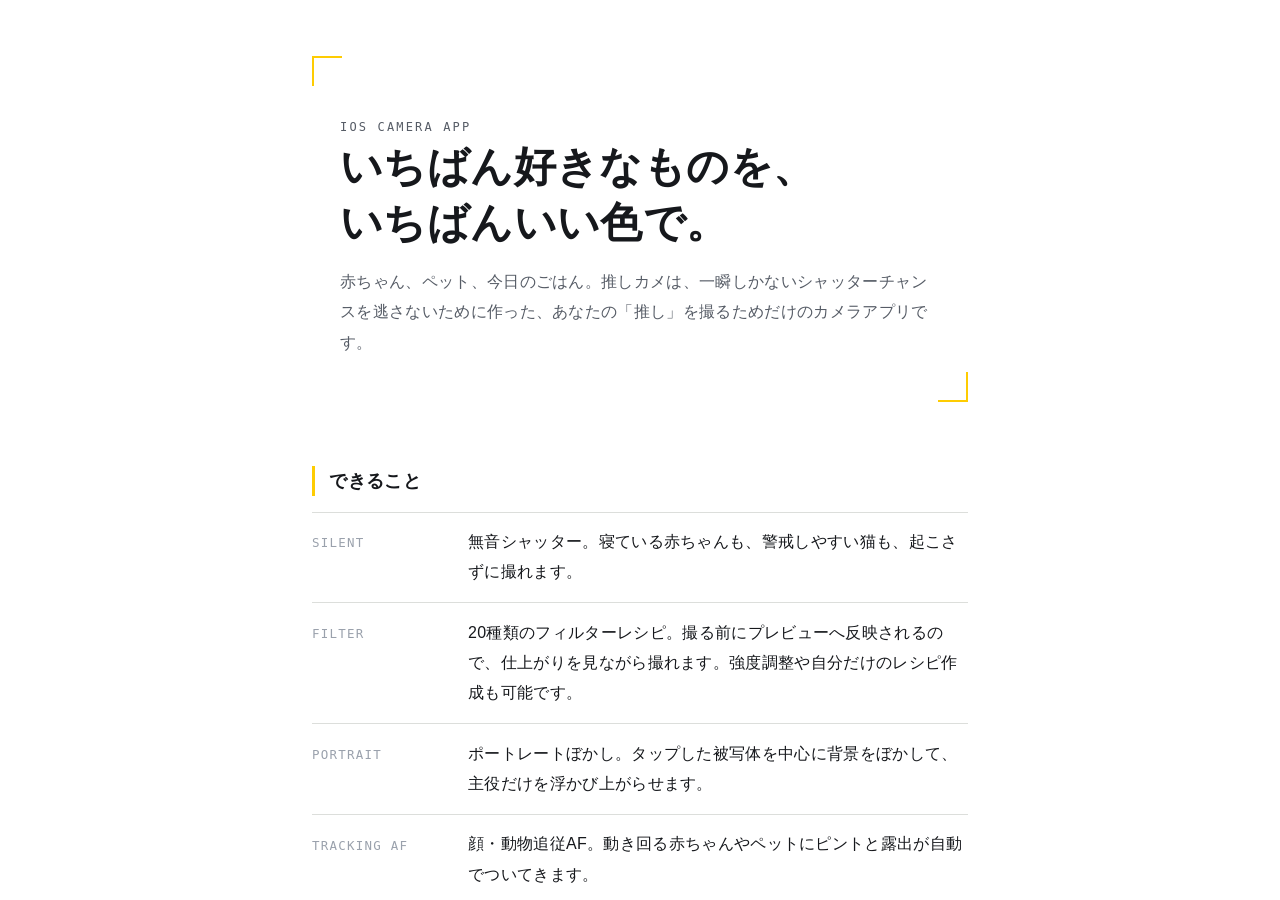
<file: index.html>
<!DOCTYPE html>
<html lang="ja">
<head>
<meta charset="utf-8">
<meta http-equiv="refresh" content="0; url=oshikamera/">
<link rel="canonical" href="oshikamera/">
<title>推しカメ</title>
</head>
<body>
<p><a href="oshikamera/">推しカメのページへ</a></p>
</body>
</html>
</file>
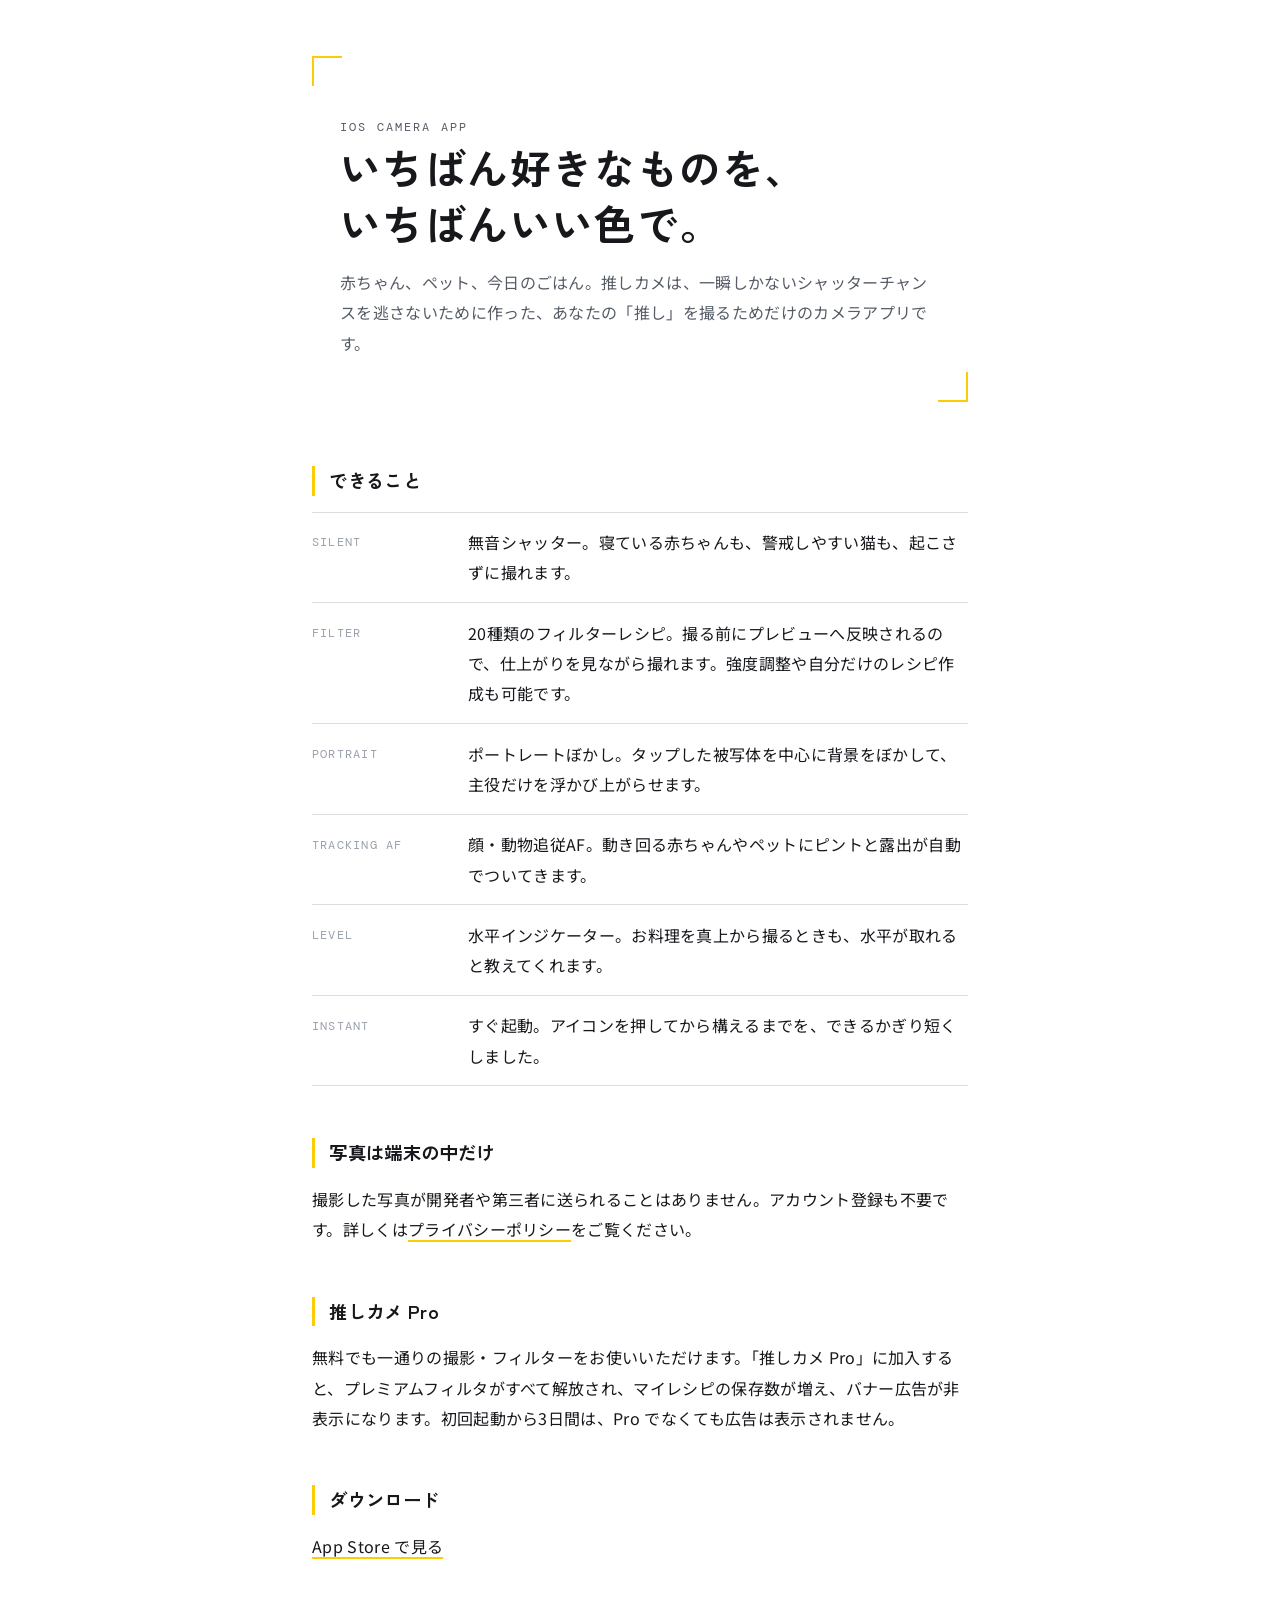
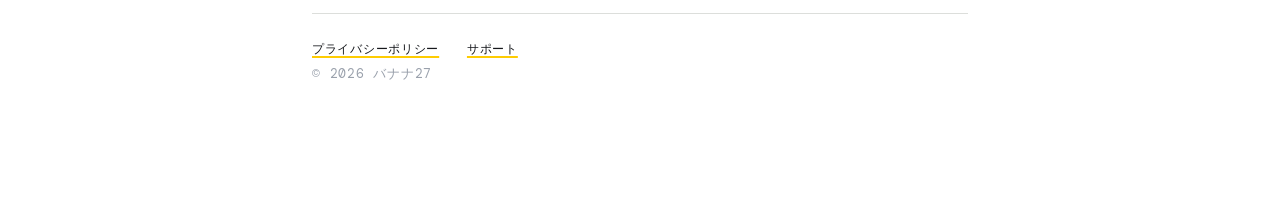
<file: oshikamera/index.html>
<!DOCTYPE html>
<html lang="ja">
<head>
<meta charset="utf-8">
<meta name="viewport" content="width=device-width, initial-scale=1">
<title>推しカメ｜いちばん好きなものを、いちばんいい色で。</title>
<meta name="description" content="赤ちゃん・ペット・料理のための iPhone カメラアプリ。無音シャッター、20種類のフィルターレシピ、ポートレートぼかし、顔・動物追従AF。一瞬しかないシャッターチャンスのために作りました。">
<link rel="stylesheet" href="style.css">
</head>
<body>
<div class="wrap">

  <header class="finder">
    <p class="eyebrow">iOS Camera App</p>
    <h1>いちばん好きなものを、<br>いちばんいい色で。</h1>
    <p>赤ちゃん、ペット、今日のごはん。推しカメは、一瞬しかないシャッターチャンスを逃さないために作った、あなたの「推し」を撮るためだけのカメラアプリです。</p>
  </header>

  <section>
    <h2>できること</h2>
    <ul class="specs">
      <li><span class="label">Silent</span><span>無音シャッター。寝ている赤ちゃんも、警戒しやすい猫も、起こさずに撮れます。</span></li>
      <li><span class="label">Filter</span><span>20種類のフィルターレシピ。撮る前にプレビューへ反映されるので、仕上がりを見ながら撮れます。強度調整や自分だけのレシピ作成も可能です。</span></li>
      <li><span class="label">Portrait</span><span>ポートレートぼかし。タップした被写体を中心に背景をぼかして、主役だけを浮かび上がらせます。</span></li>
      <li><span class="label">Tracking AF</span><span>顔・動物追従AF。動き回る赤ちゃんやペットにピントと露出が自動でついてきます。</span></li>
      <li><span class="label">Level</span><span>水平インジケーター。お料理を真上から撮るときも、水平が取れると教えてくれます。</span></li>
      <li><span class="label">Instant</span><span>すぐ起動。アイコンを押してから構えるまでを、できるかぎり短くしました。</span></li>
    </ul>
  </section>

  <section>
    <h2>写真は端末の中だけ</h2>
    <p>撮影した写真が開発者や第三者に送られることはありません。アカウント登録も不要です。詳しくは<a href="privacy.html">プライバシーポリシー</a>をご覧ください。</p>
  </section>

  <section>
    <h2>推しカメ Pro</h2>
    <p>無料でも一通りの撮影・フィルターをお使いいただけます。「推しカメ Pro」に加入すると、プレミアムフィルタがすべて解放され、マイレシピの保存数が増え、バナー広告が非表示になります。初回起動から3日間は、Pro でなくても広告は表示されません。</p>
  </section>

  <section>
    <h2>ダウンロード</h2>
    <p><a href="【App Store の URL を記入】">App Store で見る</a></p>
  </section>

  <footer>
    <a href="privacy.html">プライバシーポリシー</a>
    <a href="support.html">サポート</a>
    <p class="meta"><span>© 2026 バナナ27</span></p>
  </footer>

</div>
</body>
</html>
</file>
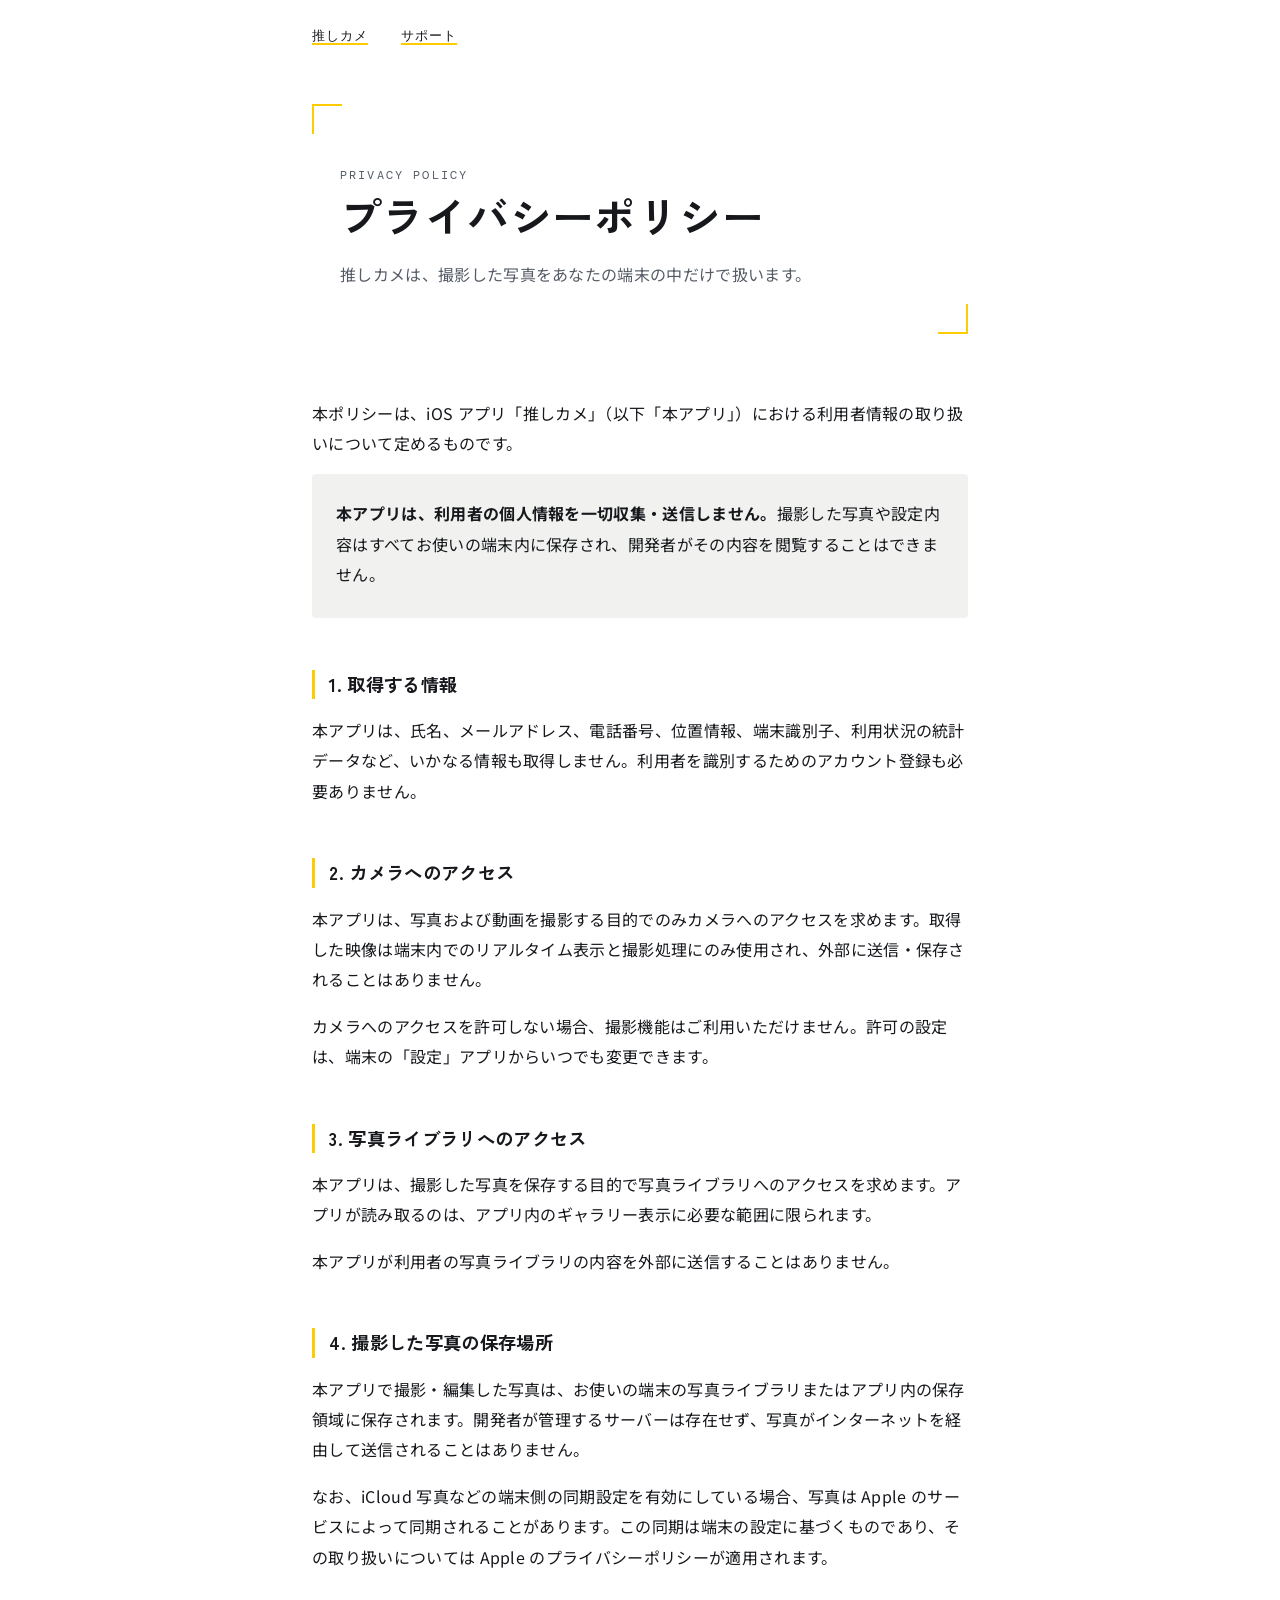
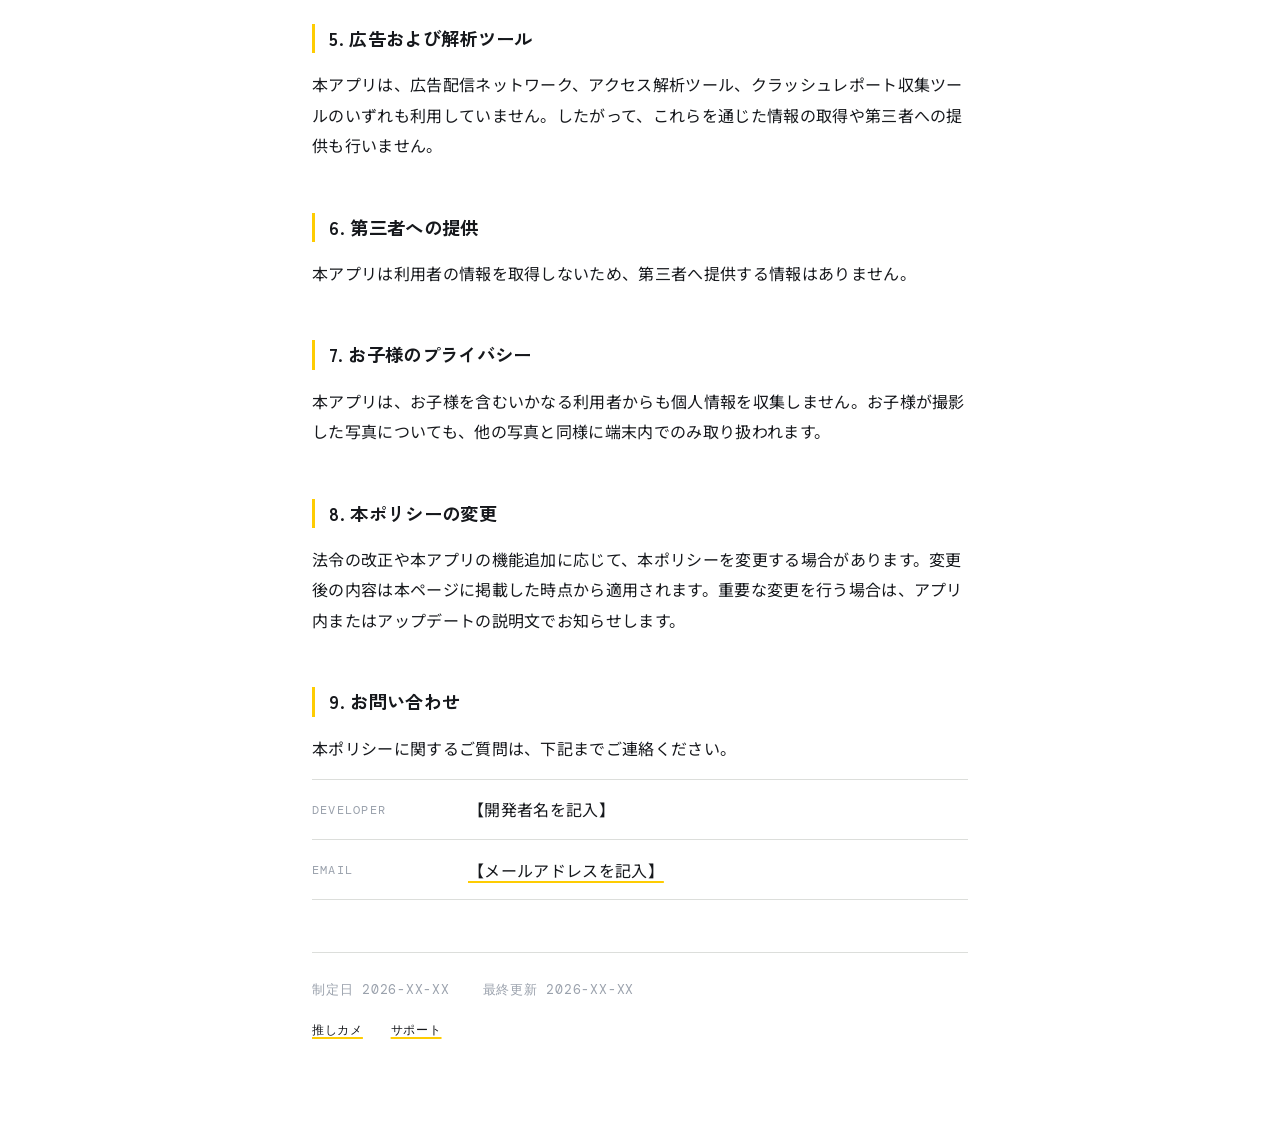
<file: privacy.html>
<!DOCTYPE html>
<html lang="ja">
<head>
<meta charset="utf-8">
<meta name="viewport" content="width=device-width, initial-scale=1">
<title>プライバシーポリシー｜推しカメ</title>
<meta name="description" content="推しカメのプライバシーポリシー。撮影した写真はすべて端末内に保存され、開発者を含む第三者に送信されることはありません。">
<link rel="stylesheet" href="style.css">
</head>
<body>
<div class="wrap">

  <nav class="nav">
    <a href="index.html">推しカメ</a>
    <a href="support.html">サポート</a>
  </nav>

  <header class="finder">
    <p class="eyebrow">Privacy Policy</p>
    <h1>プライバシーポリシー</h1>
    <p>推しカメは、撮影した写真をあなたの端末の中だけで扱います。</p>
  </header>

  <section>
    <p>本ポリシーは、iOS アプリ「推しカメ」（以下「本アプリ」）における利用者情報の取り扱いについて定めるものです。</p>
    <div class="panel">
      <p><strong>本アプリは、利用者の個人情報を一切収集・送信しません。</strong>撮影した写真や設定内容はすべてお使いの端末内に保存され、開発者がその内容を閲覧することはできません。</p>
    </div>
  </section>

  <section>
    <h2>1. 取得する情報</h2>
    <p>本アプリは、氏名、メールアドレス、電話番号、位置情報、端末識別子、利用状況の統計データなど、いかなる情報も取得しません。利用者を識別するためのアカウント登録も必要ありません。</p>
  </section>

  <section>
    <h2>2. カメラへのアクセス</h2>
    <p>本アプリは、写真および動画を撮影する目的でのみカメラへのアクセスを求めます。取得した映像は端末内でのリアルタイム表示と撮影処理にのみ使用され、外部に送信・保存されることはありません。</p>
    <p>カメラへのアクセスを許可しない場合、撮影機能はご利用いただけません。許可の設定は、端末の「設定」アプリからいつでも変更できます。</p>
  </section>

  <section>
    <h2>3. 写真ライブラリへのアクセス</h2>
    <p>本アプリは、撮影した写真を保存する目的で写真ライブラリへのアクセスを求めます。アプリが読み取るのは、アプリ内のギャラリー表示に必要な範囲に限られます。</p>
    <p>本アプリが利用者の写真ライブラリの内容を外部に送信することはありません。</p>
  </section>

  <section>
    <h2>4. 撮影した写真の保存場所</h2>
    <p>本アプリで撮影・編集した写真は、お使いの端末の写真ライブラリまたはアプリ内の保存領域に保存されます。開発者が管理するサーバーは存在せず、写真がインターネットを経由して送信されることはありません。</p>
    <p>なお、iCloud 写真などの端末側の同期設定を有効にしている場合、写真は Apple のサービスによって同期されることがあります。この同期は端末の設定に基づくものであり、その取り扱いについては Apple のプライバシーポリシーが適用されます。</p>
  </section>

  <section>
    <h2>5. 広告および解析ツール</h2>
    <p>本アプリは、広告配信ネットワーク、アクセス解析ツール、クラッシュレポート収集ツールのいずれも利用していません。したがって、これらを通じた情報の取得や第三者への提供も行いません。</p>
  </section>

  <section>
    <h2>6. 第三者への提供</h2>
    <p>本アプリは利用者の情報を取得しないため、第三者へ提供する情報はありません。</p>
  </section>

  <section>
    <h2>7. お子様のプライバシー</h2>
    <p>本アプリは、お子様を含むいかなる利用者からも個人情報を収集しません。お子様が撮影した写真についても、他の写真と同様に端末内でのみ取り扱われます。</p>
  </section>

  <section>
    <h2>8. 本ポリシーの変更</h2>
    <p>法令の改正や本アプリの機能追加に応じて、本ポリシーを変更する場合があります。変更後の内容は本ページに掲載した時点から適用されます。重要な変更を行う場合は、アプリ内またはアップデートの説明文でお知らせします。</p>
  </section>

  <section>
    <h2>9. お問い合わせ</h2>
    <p>本ポリシーに関するご質問は、下記までご連絡ください。</p>
    <ul class="specs">
      <li><span class="label">Developer</span><span>【開発者名を記入】</span></li>
      <li><span class="label">Email</span><span><a href="mailto:【メールアドレスを記入】">【メールアドレスを記入】</a></span></li>
    </ul>
  </section>

  <footer>
    <p class="meta">
      <span>制定日 2026-XX-XX</span>
      <span>最終更新 2026-XX-XX</span>
    </p>
    <a href="index.html">推しカメ</a>
    <a href="support.html">サポート</a>
  </footer>

</div>
</body>
</html>
</file>
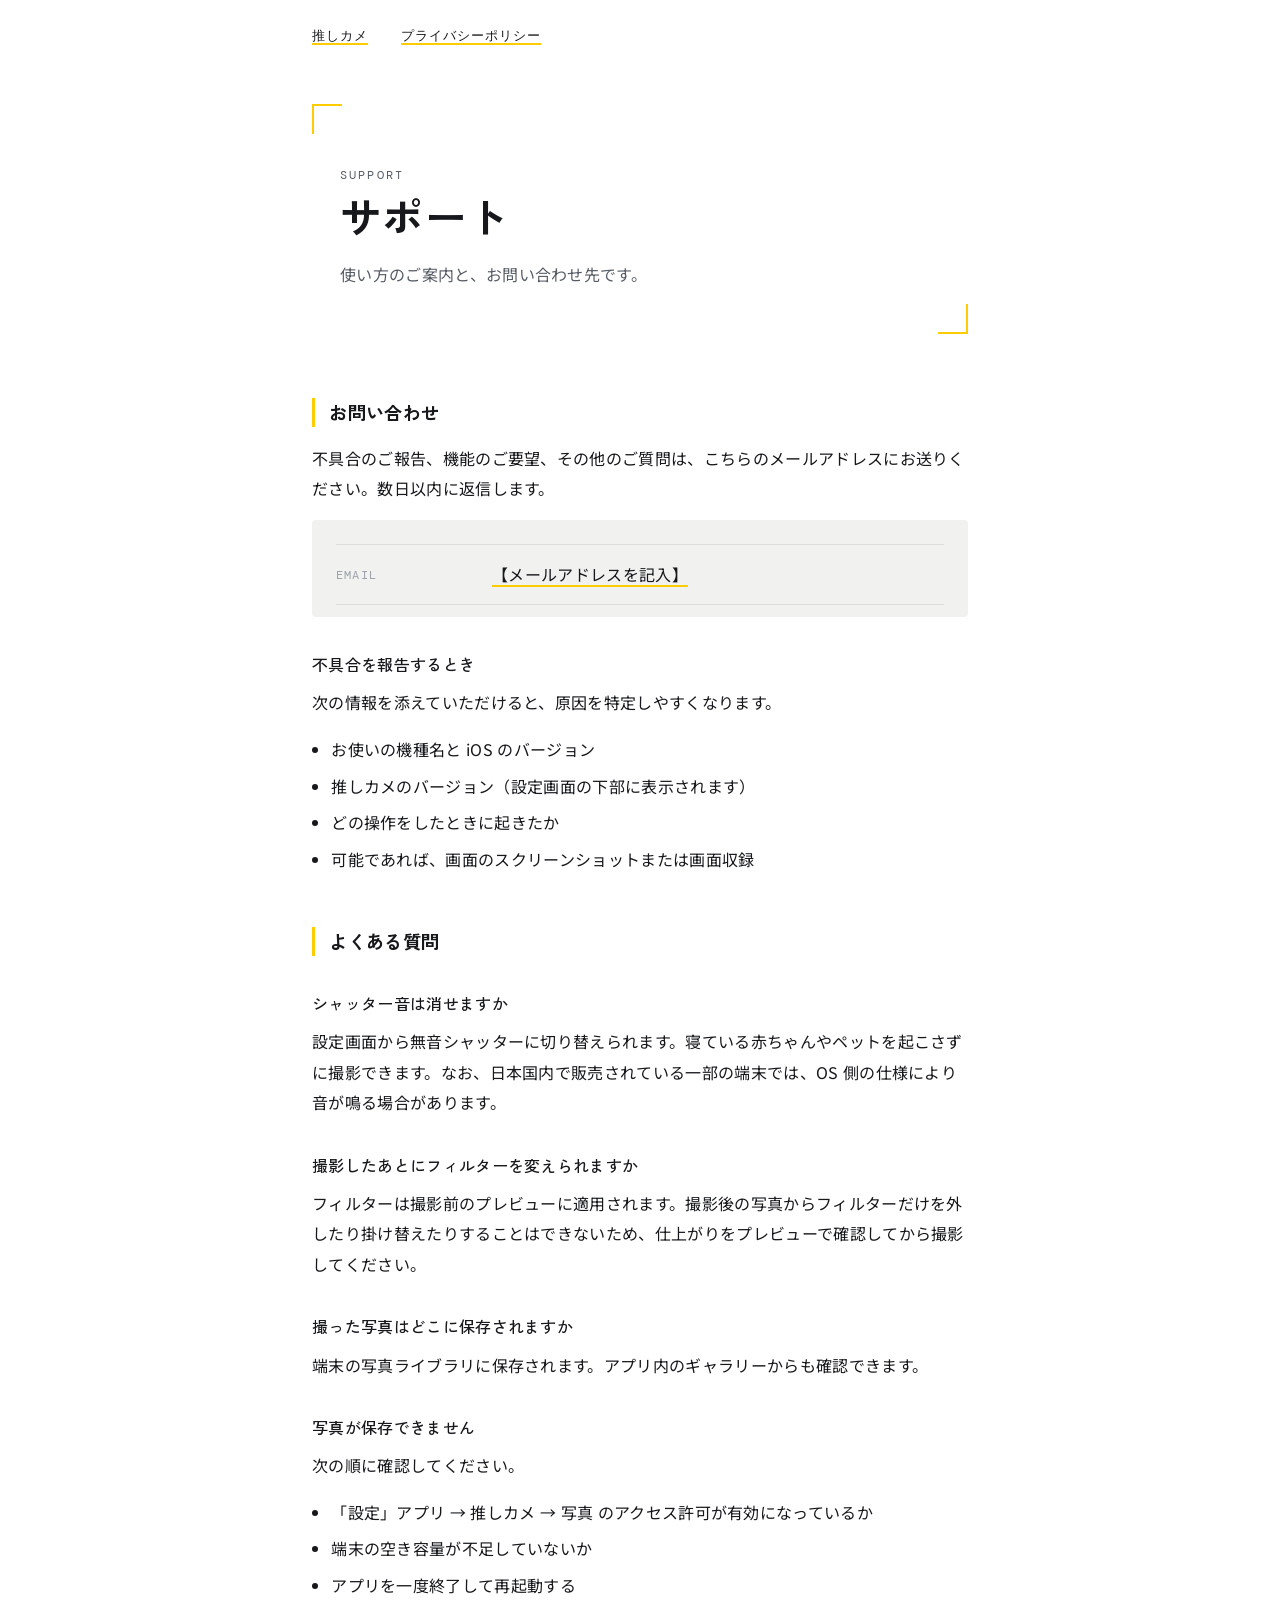
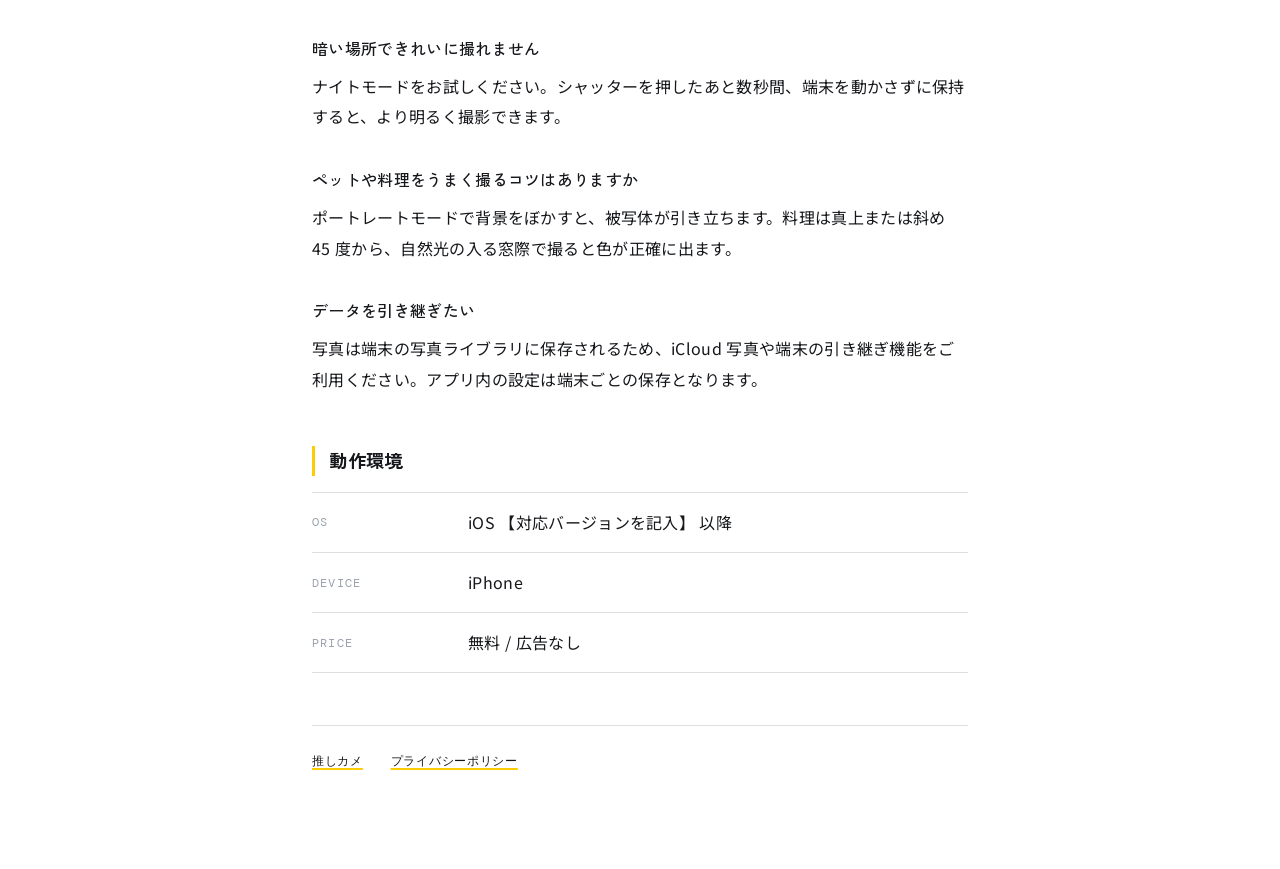
<file: support.html>
<!DOCTYPE html>
<html lang="ja">
<head>
<meta charset="utf-8">
<meta name="viewport" content="width=device-width, initial-scale=1">
<title>サポート｜推しカメ</title>
<meta name="description" content="推しカメの使い方、よくある質問、お問い合わせ先。">
<link rel="stylesheet" href="style.css">
</head>
<body>
<div class="wrap">

  <nav class="nav">
    <a href="index.html">推しカメ</a>
    <a href="privacy.html">プライバシーポリシー</a>
  </nav>

  <header class="finder">
    <p class="eyebrow">Support</p>
    <h1>サポート</h1>
    <p>使い方のご案内と、お問い合わせ先です。</p>
  </header>

  <section>
    <h2>お問い合わせ</h2>
    <p>不具合のご報告、機能のご要望、その他のご質問は、こちらのメールアドレスにお送りください。数日以内に返信します。</p>
    <div class="panel">
      <ul class="specs">
        <li><span class="label">Email</span><span><a href="mailto:【メールアドレスを記入】">【メールアドレスを記入】</a></span></li>
      </ul>
    </div>
    <h3>不具合を報告するとき</h3>
    <p>次の情報を添えていただけると、原因を特定しやすくなります。</p>
    <ul>
      <li>お使いの機種名と iOS のバージョン</li>
      <li>推しカメのバージョン（設定画面の下部に表示されます）</li>
      <li>どの操作をしたときに起きたか</li>
      <li>可能であれば、画面のスクリーンショットまたは画面収録</li>
    </ul>
  </section>

  <section>
    <h2>よくある質問</h2>

    <h3>シャッター音は消せますか</h3>
    <p>設定画面から無音シャッターに切り替えられます。寝ている赤ちゃんやペットを起こさずに撮影できます。なお、日本国内で販売されている一部の端末では、OS 側の仕様により音が鳴る場合があります。</p>

    <h3>撮影したあとにフィルターを変えられますか</h3>
    <p>フィルターは撮影前のプレビューに適用されます。撮影後の写真からフィルターだけを外したり掛け替えたりすることはできないため、仕上がりをプレビューで確認してから撮影してください。</p>

    <h3>撮った写真はどこに保存されますか</h3>
    <p>端末の写真ライブラリに保存されます。アプリ内のギャラリーからも確認できます。</p>

    <h3>写真が保存できません</h3>
    <p>次の順に確認してください。</p>
    <ul>
      <li>「設定」アプリ → 推しカメ → 写真 のアクセス許可が有効になっているか</li>
      <li>端末の空き容量が不足していないか</li>
      <li>アプリを一度終了して再起動する</li>
    </ul>

    <h3>暗い場所できれいに撮れません</h3>
    <p>ナイトモードをお試しください。シャッターを押したあと数秒間、端末を動かさずに保持すると、より明るく撮影できます。</p>

    <h3>ペットや料理をうまく撮るコツはありますか</h3>
    <p>ポートレートモードで背景をぼかすと、被写体が引き立ちます。料理は真上または斜め 45 度から、自然光の入る窓際で撮ると色が正確に出ます。</p>

    <h3>データを引き継ぎたい</h3>
    <p>写真は端末の写真ライブラリに保存されるため、iCloud 写真や端末の引き継ぎ機能をご利用ください。アプリ内の設定は端末ごとの保存となります。</p>
  </section>

  <section>
    <h2>動作環境</h2>
    <ul class="specs">
      <li><span class="label">OS</span><span>iOS 【対応バージョンを記入】 以降</span></li>
      <li><span class="label">Device</span><span>iPhone</span></li>
      <li><span class="label">Price</span><span>無料 / 広告なし</span></li>
    </ul>
  </section>

  <footer>
    <a href="index.html">推しカメ</a>
    <a href="privacy.html">プライバシーポリシー</a>
  </footer>

</div>
</body>
</html>
</file>
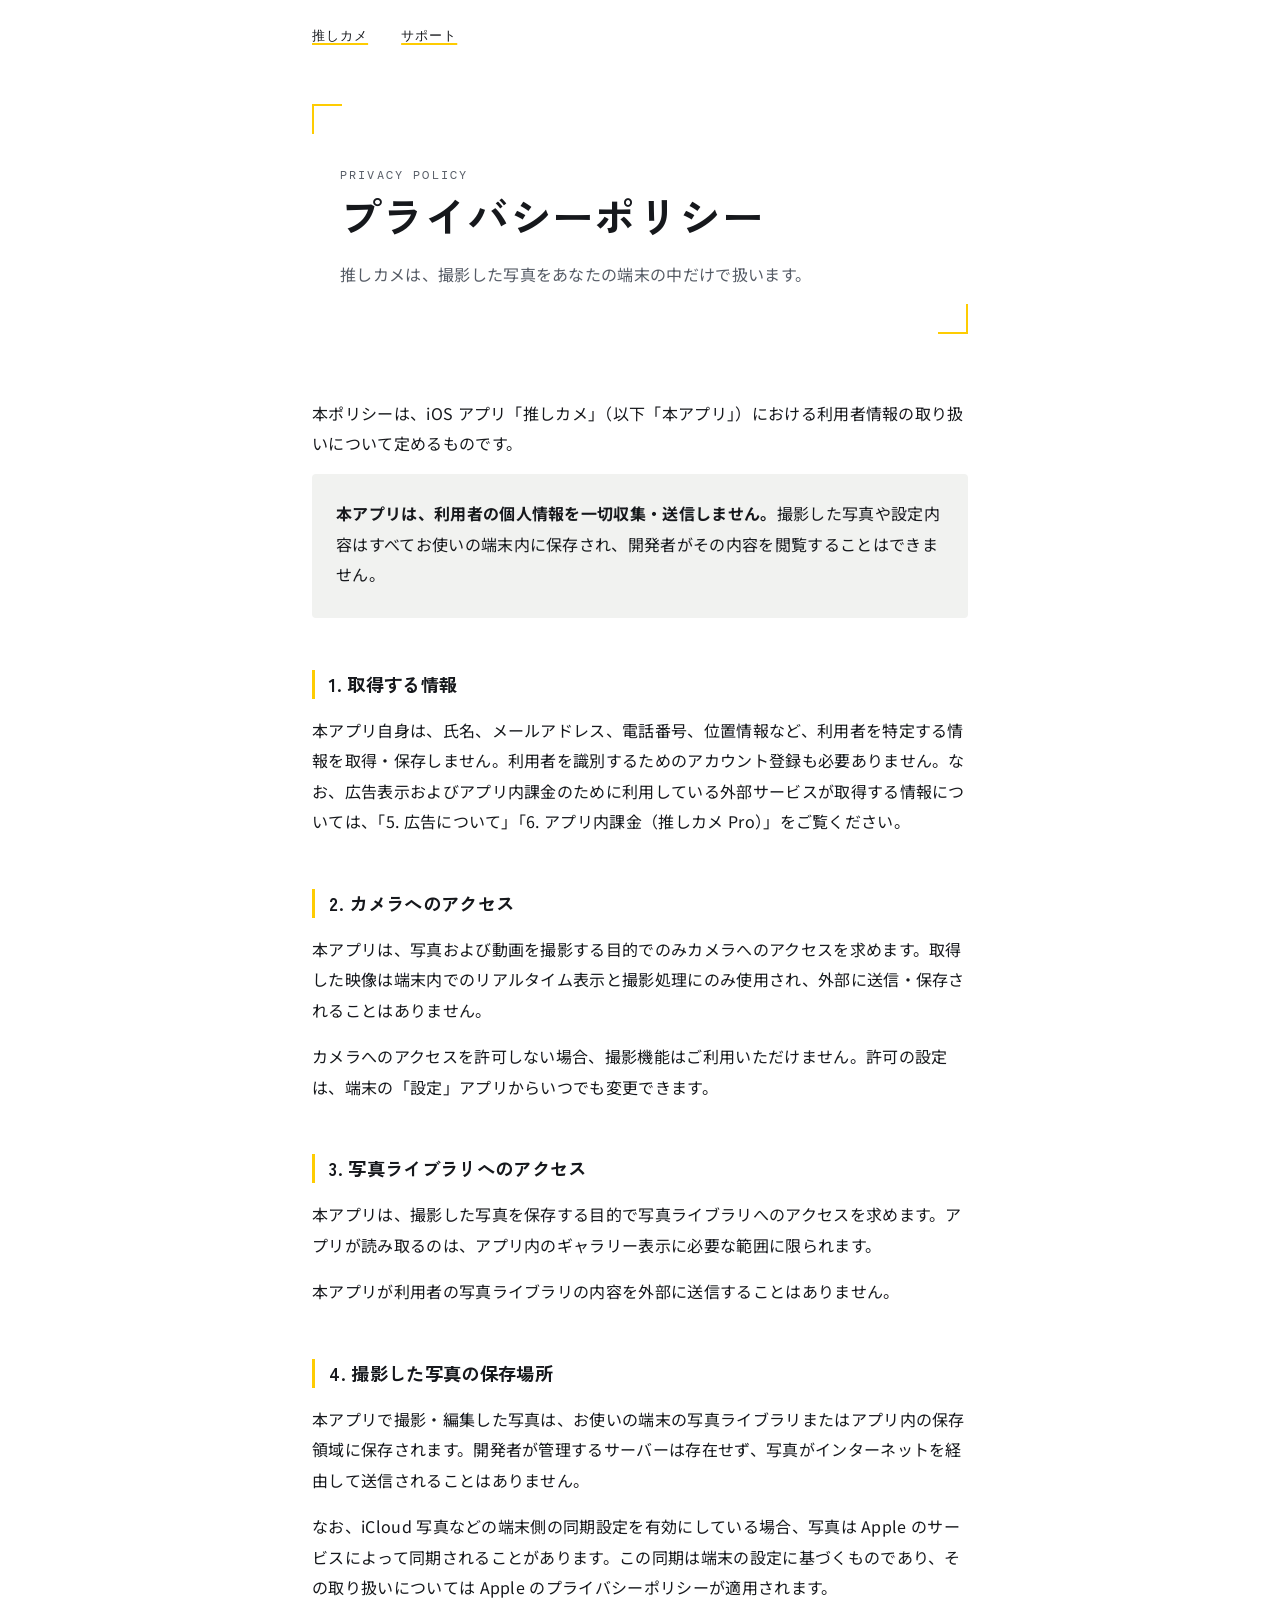
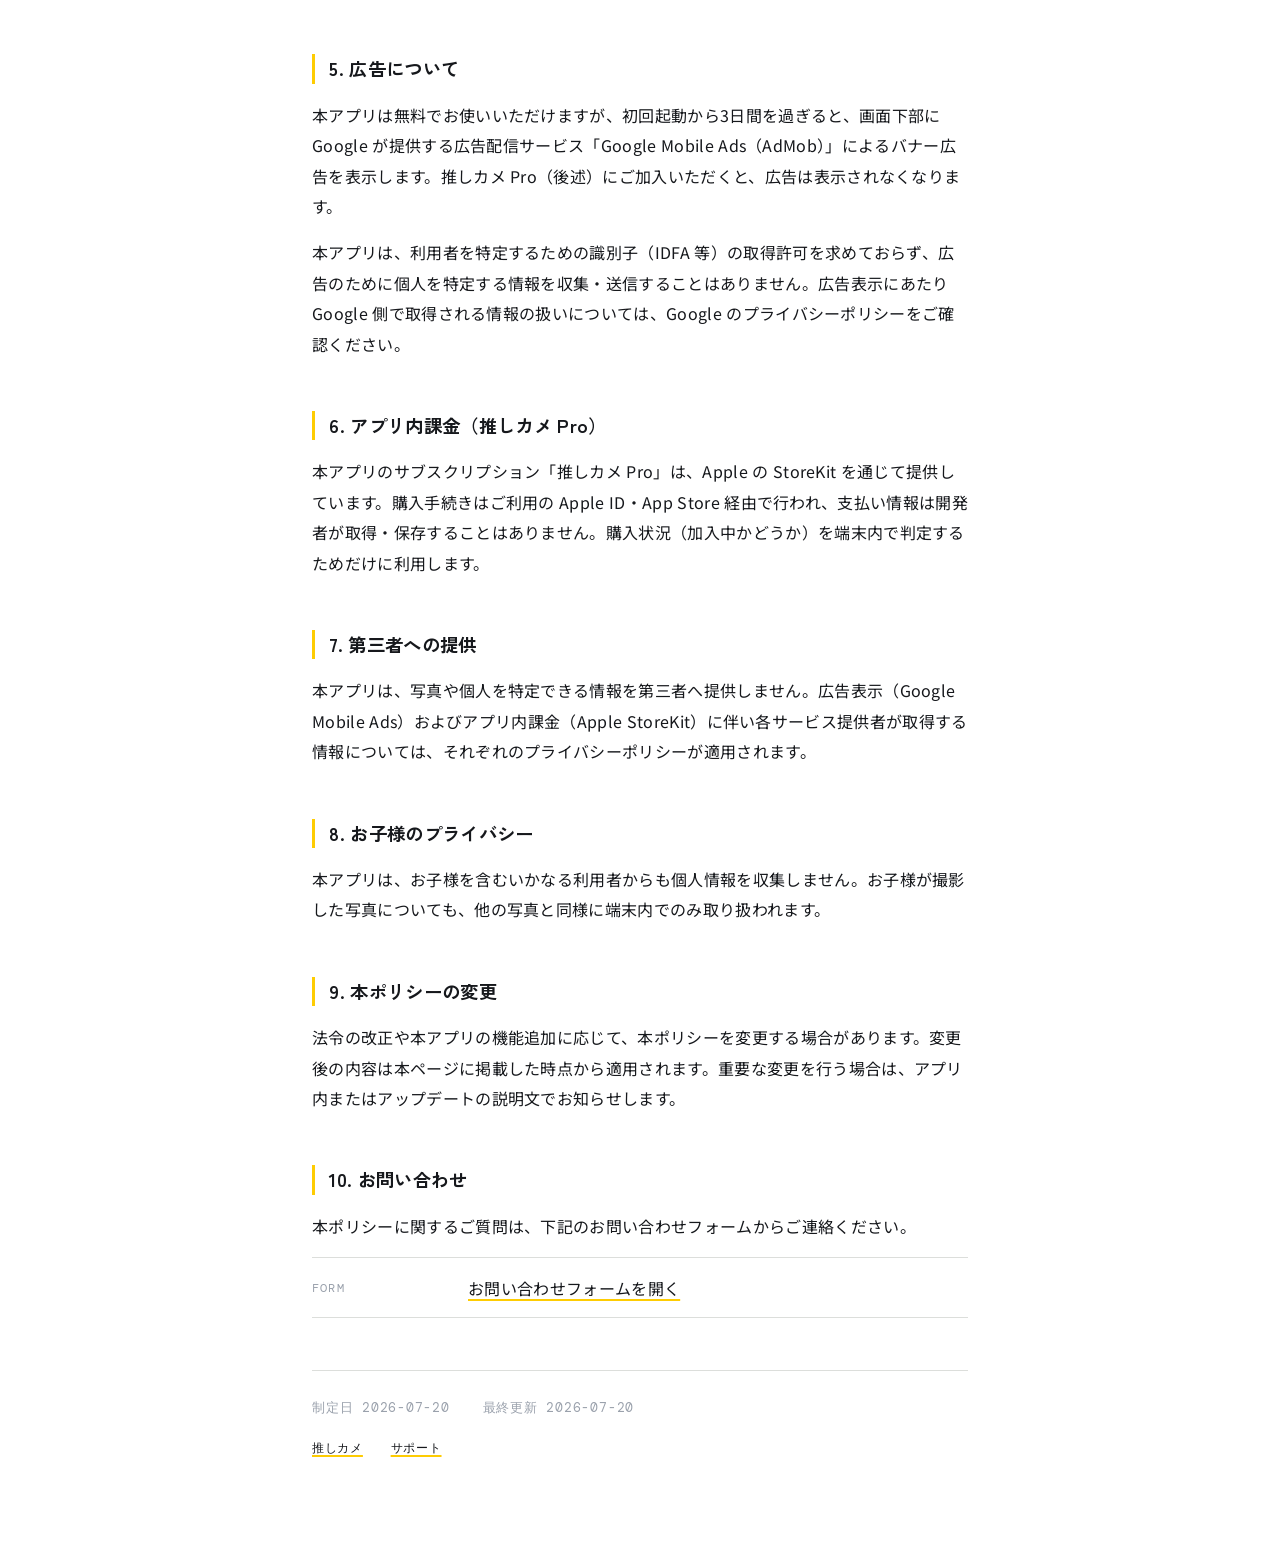
<file: oshikamera/privacy.html>
<!DOCTYPE html>
<html lang="ja">
<head>
<meta charset="utf-8">
<meta name="viewport" content="width=device-width, initial-scale=1">
<title>プライバシーポリシー｜推しカメ</title>
<meta name="description" content="推しカメのプライバシーポリシー。撮影した写真はすべて端末内に保存され、開発者を含む第三者に送信されることはありません。広告表示とアプリ内課金の取り扱いについてもご案内します。">
<link rel="stylesheet" href="style.css">
</head>
<body>
<div class="wrap">

  <nav class="nav">
    <a href="index.html">推しカメ</a>
    <a href="support.html">サポート</a>
  </nav>

  <header class="finder">
    <p class="eyebrow">Privacy Policy</p>
    <h1>プライバシーポリシー</h1>
    <p>推しカメは、撮影した写真をあなたの端末の中だけで扱います。</p>
  </header>

  <section>
    <p>本ポリシーは、iOS アプリ「推しカメ」（以下「本アプリ」）における利用者情報の取り扱いについて定めるものです。</p>
    <div class="panel">
      <p><strong>本アプリは、利用者の個人情報を一切収集・送信しません。</strong>撮影した写真や設定内容はすべてお使いの端末内に保存され、開発者がその内容を閲覧することはできません。</p>
    </div>
  </section>

  <section>
    <h2>1. 取得する情報</h2>
    <p>本アプリ自身は、氏名、メールアドレス、電話番号、位置情報など、利用者を特定する情報を取得・保存しません。利用者を識別するためのアカウント登録も必要ありません。なお、広告表示およびアプリ内課金のために利用している外部サービスが取得する情報については、「5. 広告について」「6. アプリ内課金（推しカメ Pro）」をご覧ください。</p>
  </section>

  <section>
    <h2>2. カメラへのアクセス</h2>
    <p>本アプリは、写真および動画を撮影する目的でのみカメラへのアクセスを求めます。取得した映像は端末内でのリアルタイム表示と撮影処理にのみ使用され、外部に送信・保存されることはありません。</p>
    <p>カメラへのアクセスを許可しない場合、撮影機能はご利用いただけません。許可の設定は、端末の「設定」アプリからいつでも変更できます。</p>
  </section>

  <section>
    <h2>3. 写真ライブラリへのアクセス</h2>
    <p>本アプリは、撮影した写真を保存する目的で写真ライブラリへのアクセスを求めます。アプリが読み取るのは、アプリ内のギャラリー表示に必要な範囲に限られます。</p>
    <p>本アプリが利用者の写真ライブラリの内容を外部に送信することはありません。</p>
  </section>

  <section>
    <h2>4. 撮影した写真の保存場所</h2>
    <p>本アプリで撮影・編集した写真は、お使いの端末の写真ライブラリまたはアプリ内の保存領域に保存されます。開発者が管理するサーバーは存在せず、写真がインターネットを経由して送信されることはありません。</p>
    <p>なお、iCloud 写真などの端末側の同期設定を有効にしている場合、写真は Apple のサービスによって同期されることがあります。この同期は端末の設定に基づくものであり、その取り扱いについては Apple のプライバシーポリシーが適用されます。</p>
  </section>

  <section>
    <h2>5. 広告について</h2>
    <p>本アプリは無料でお使いいただけますが、初回起動から3日間を過ぎると、画面下部に Google が提供する広告配信サービス「Google Mobile Ads（AdMob）」によるバナー広告を表示します。推しカメ Pro（後述）にご加入いただくと、広告は表示されなくなります。</p>
    <p>本アプリは、利用者を特定するための識別子（IDFA 等）の取得許可を求めておらず、広告のために個人を特定する情報を収集・送信することはありません。広告表示にあたり Google 側で取得される情報の扱いについては、Google のプライバシーポリシーをご確認ください。</p>
  </section>

  <section>
    <h2>6. アプリ内課金（推しカメ Pro）</h2>
    <p>本アプリのサブスクリプション「推しカメ Pro」は、Apple の StoreKit を通じて提供しています。購入手続きはご利用の Apple ID・App Store 経由で行われ、支払い情報は開発者が取得・保存することはありません。購入状況（加入中かどうか）を端末内で判定するためだけに利用します。</p>
  </section>

  <section>
    <h2>7. 第三者への提供</h2>
    <p>本アプリは、写真や個人を特定できる情報を第三者へ提供しません。広告表示（Google Mobile Ads）およびアプリ内課金（Apple StoreKit）に伴い各サービス提供者が取得する情報については、それぞれのプライバシーポリシーが適用されます。</p>
  </section>

  <section>
    <h2>8. お子様のプライバシー</h2>
    <p>本アプリは、お子様を含むいかなる利用者からも個人情報を収集しません。お子様が撮影した写真についても、他の写真と同様に端末内でのみ取り扱われます。</p>
  </section>

  <section>
    <h2>9. 本ポリシーの変更</h2>
    <p>法令の改正や本アプリの機能追加に応じて、本ポリシーを変更する場合があります。変更後の内容は本ページに掲載した時点から適用されます。重要な変更を行う場合は、アプリ内またはアップデートの説明文でお知らせします。</p>
  </section>

  <section>
    <h2>10. お問い合わせ</h2>
    <p>本ポリシーに関するご質問は、下記のお問い合わせフォームからご連絡ください。</p>
    <ul class="specs">
      <li><span class="label">Form</span><span><a href="https://docs.google.com/forms/d/e/1FAIpQLSf6Dx6_TJOHo4n6yCzbLiqlrhnshoMrqI_WhhxqakJMQC26vw/viewform?usp=dialog" target="_blank" rel="noopener">お問い合わせフォームを開く</a></span></li>
    </ul>
  </section>

  <footer>
    <p class="meta">
      <span>制定日 2026-07-20</span>
      <span>最終更新 2026-07-20</span>
    </p>
    <a href="index.html">推しカメ</a>
    <a href="support.html">サポート</a>
  </footer>

</div>
</body>
</html>
</file>
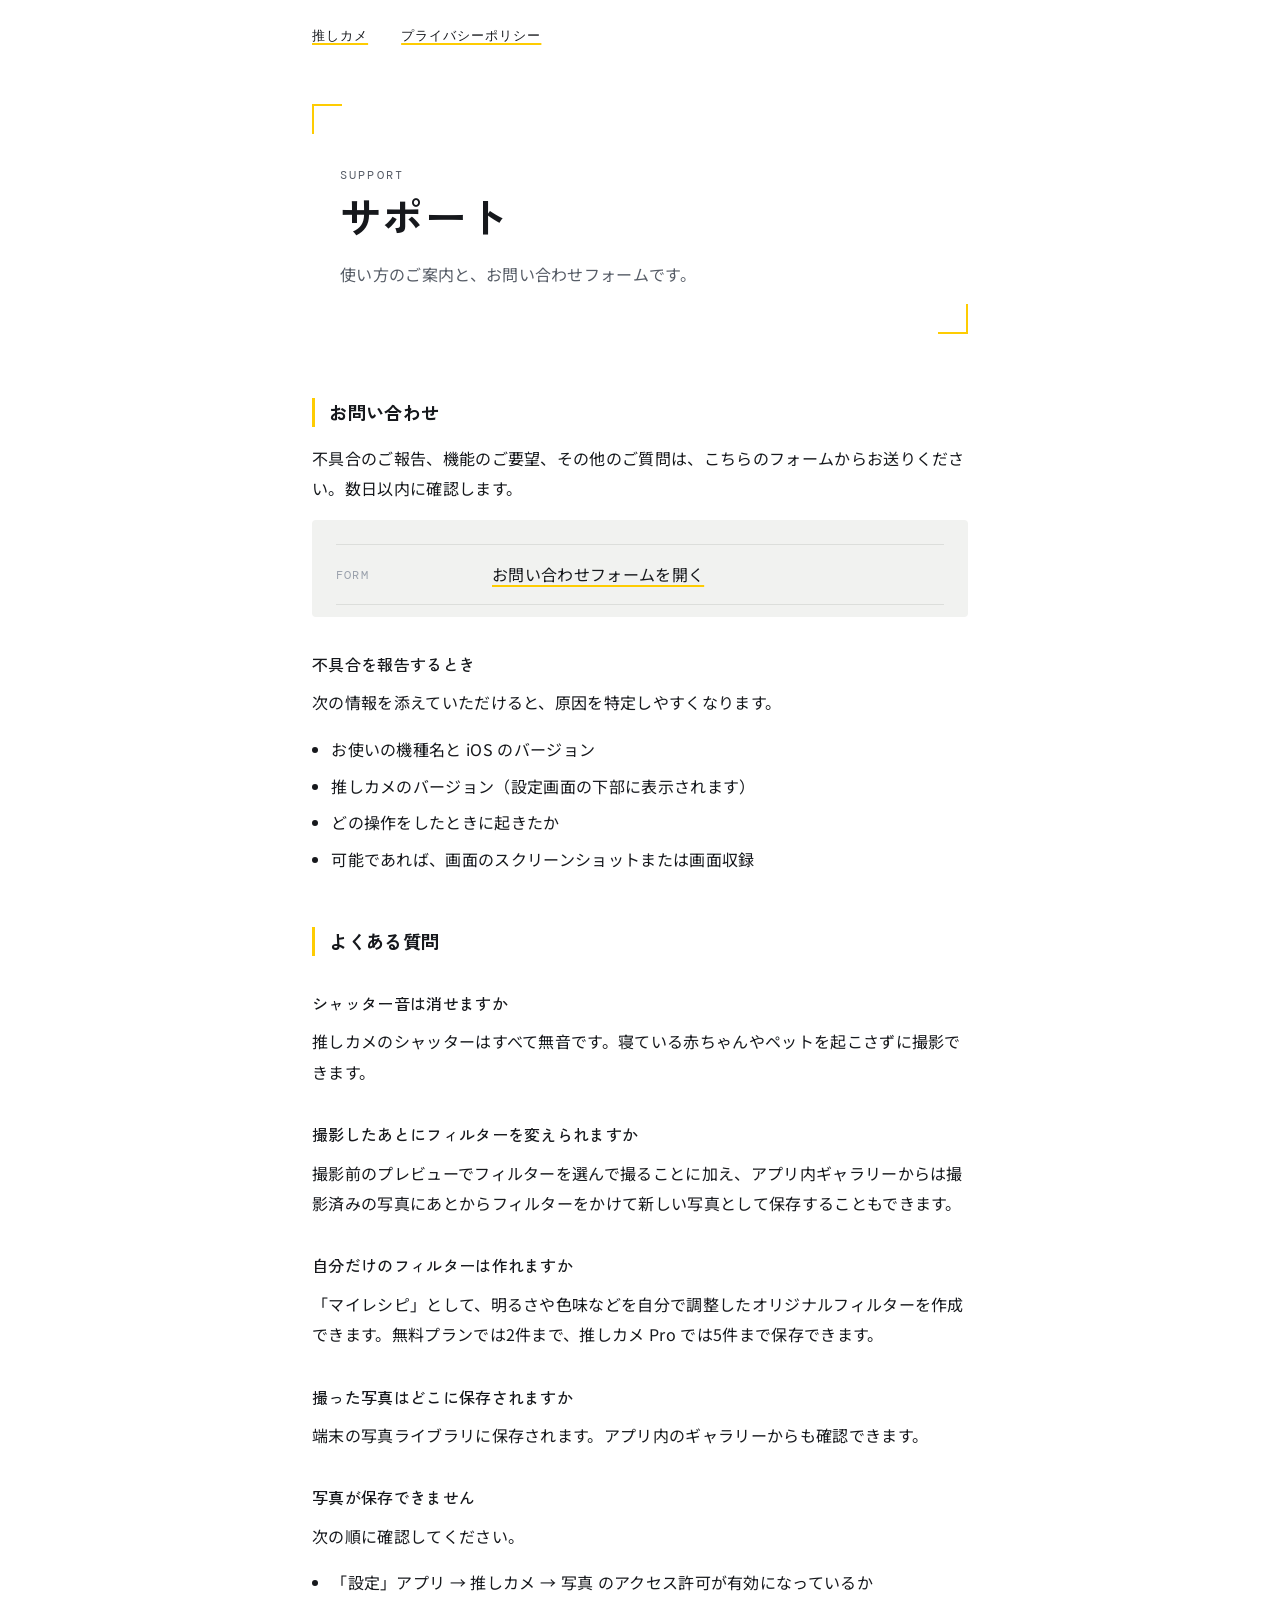
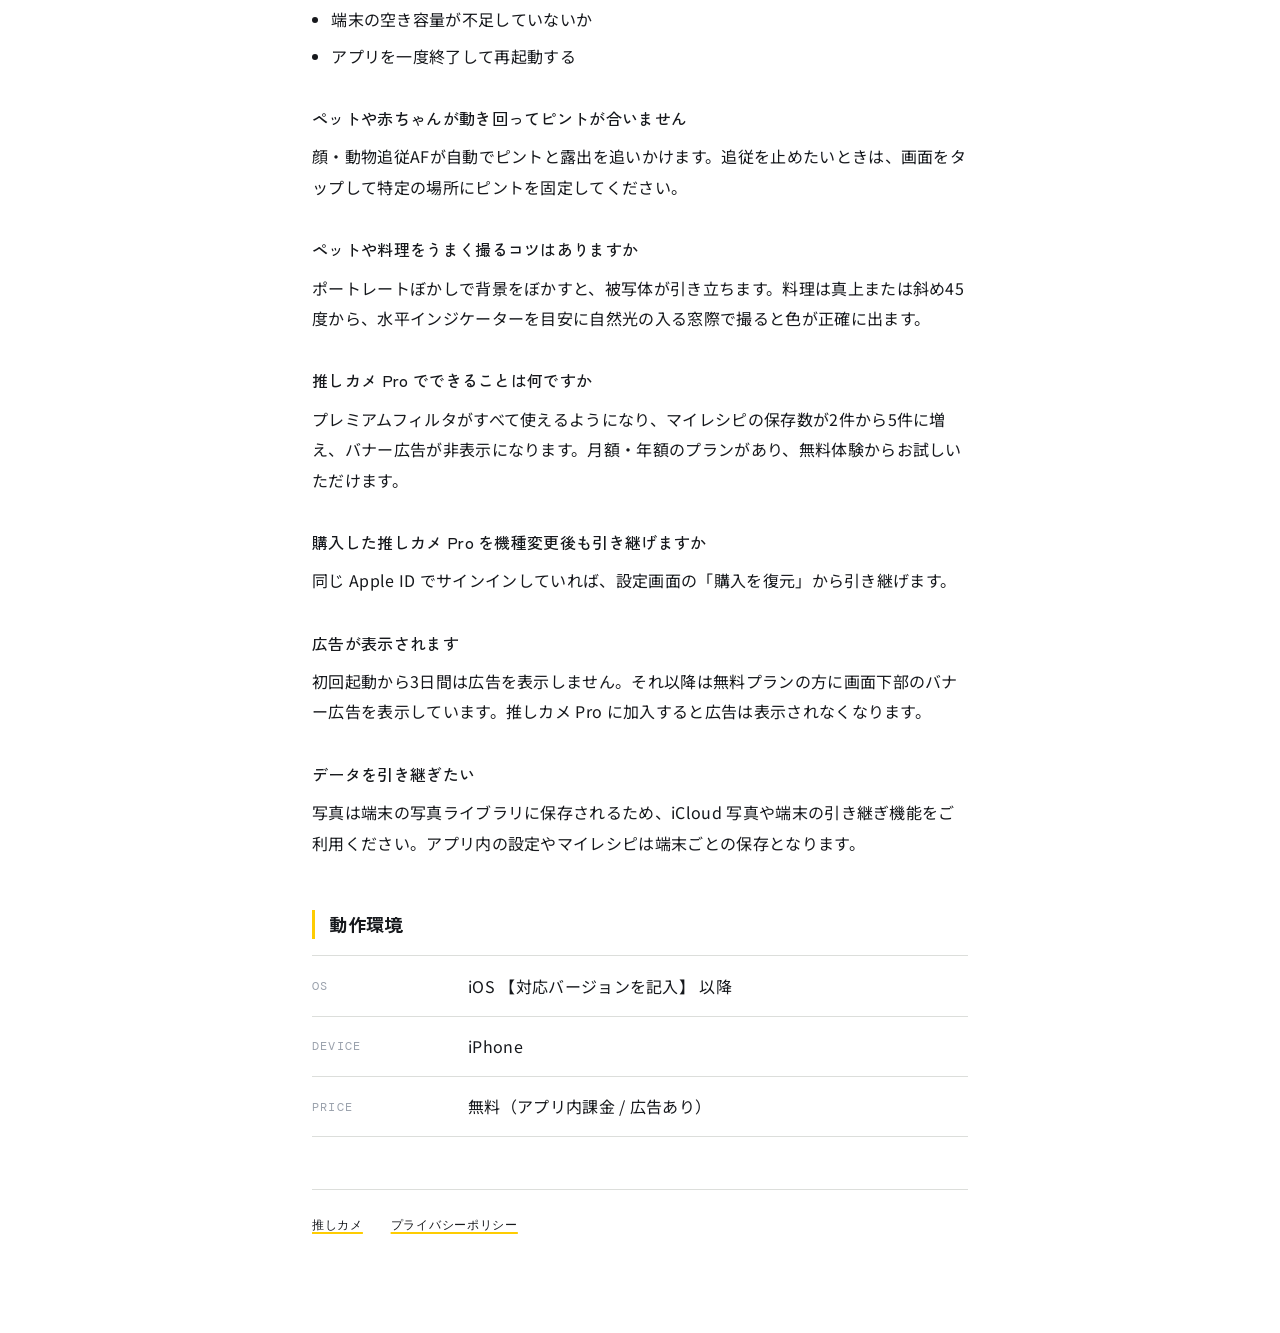
<file: oshikamera/support.html>
<!DOCTYPE html>
<html lang="ja">
<head>
<meta charset="utf-8">
<meta name="viewport" content="width=device-width, initial-scale=1">
<title>サポート｜推しカメ</title>
<meta name="description" content="推しカメの使い方、よくある質問、お問い合わせフォーム。">
<link rel="stylesheet" href="style.css">
</head>
<body>
<div class="wrap">

  <nav class="nav">
    <a href="index.html">推しカメ</a>
    <a href="privacy.html">プライバシーポリシー</a>
  </nav>

  <header class="finder">
    <p class="eyebrow">Support</p>
    <h1>サポート</h1>
    <p>使い方のご案内と、お問い合わせフォームです。</p>
  </header>

  <section>
    <h2>お問い合わせ</h2>
    <p>不具合のご報告、機能のご要望、その他のご質問は、こちらのフォームからお送りください。数日以内に確認します。</p>
    <div class="panel">
      <ul class="specs">
        <li><span class="label">Form</span><span><a href="https://docs.google.com/forms/d/e/1FAIpQLSf6Dx6_TJOHo4n6yCzbLiqlrhnshoMrqI_WhhxqakJMQC26vw/viewform?usp=dialog" target="_blank" rel="noopener">お問い合わせフォームを開く</a></span></li>
      </ul>
    </div>
    <h3>不具合を報告するとき</h3>
    <p>次の情報を添えていただけると、原因を特定しやすくなります。</p>
    <ul>
      <li>お使いの機種名と iOS のバージョン</li>
      <li>推しカメのバージョン（設定画面の下部に表示されます）</li>
      <li>どの操作をしたときに起きたか</li>
      <li>可能であれば、画面のスクリーンショットまたは画面収録</li>
    </ul>
  </section>

  <section>
    <h2>よくある質問</h2>

    <h3>シャッター音は消せますか</h3>
    <p>推しカメのシャッターはすべて無音です。寝ている赤ちゃんやペットを起こさずに撮影できます。</p>

    <h3>撮影したあとにフィルターを変えられますか</h3>
    <p>撮影前のプレビューでフィルターを選んで撮ることに加え、アプリ内ギャラリーからは撮影済みの写真にあとからフィルターをかけて新しい写真として保存することもできます。</p>

    <h3>自分だけのフィルターは作れますか</h3>
    <p>「マイレシピ」として、明るさや色味などを自分で調整したオリジナルフィルターを作成できます。無料プランでは2件まで、推しカメ Pro では5件まで保存できます。</p>

    <h3>撮った写真はどこに保存されますか</h3>
    <p>端末の写真ライブラリに保存されます。アプリ内のギャラリーからも確認できます。</p>

    <h3>写真が保存できません</h3>
    <p>次の順に確認してください。</p>
    <ul>
      <li>「設定」アプリ → 推しカメ → 写真 のアクセス許可が有効になっているか</li>
      <li>端末の空き容量が不足していないか</li>
      <li>アプリを一度終了して再起動する</li>
    </ul>

    <h3>ペットや赤ちゃんが動き回ってピントが合いません</h3>
    <p>顔・動物追従AFが自動でピントと露出を追いかけます。追従を止めたいときは、画面をタップして特定の場所にピントを固定してください。</p>

    <h3>ペットや料理をうまく撮るコツはありますか</h3>
    <p>ポートレートぼかしで背景をぼかすと、被写体が引き立ちます。料理は真上または斜め45度から、水平インジケーターを目安に自然光の入る窓際で撮ると色が正確に出ます。</p>

    <h3>推しカメ Pro でできることは何ですか</h3>
    <p>プレミアムフィルタがすべて使えるようになり、マイレシピの保存数が2件から5件に増え、バナー広告が非表示になります。月額・年額のプランがあり、無料体験からお試しいただけます。</p>

    <h3>購入した推しカメ Pro を機種変更後も引き継げますか</h3>
    <p>同じ Apple ID でサインインしていれば、設定画面の「購入を復元」から引き継げます。</p>

    <h3>広告が表示されます</h3>
    <p>初回起動から3日間は広告を表示しません。それ以降は無料プランの方に画面下部のバナー広告を表示しています。推しカメ Pro に加入すると広告は表示されなくなります。</p>

    <h3>データを引き継ぎたい</h3>
    <p>写真は端末の写真ライブラリに保存されるため、iCloud 写真や端末の引き継ぎ機能をご利用ください。アプリ内の設定やマイレシピは端末ごとの保存となります。</p>
  </section>

  <section>
    <h2>動作環境</h2>
    <ul class="specs">
      <li><span class="label">OS</span><span>iOS 【対応バージョンを記入】 以降</span></li>
      <li><span class="label">Device</span><span>iPhone</span></li>
      <li><span class="label">Price</span><span>無料（アプリ内課金 / 広告あり）</span></li>
    </ul>
  </section>

  <footer>
    <a href="index.html">推しカメ</a>
    <a href="privacy.html">プライバシーポリシー</a>
  </footer>

</div>
</body>
</html>
</file>
<file: oshikamera/style.css>
@import url('https://fonts.googleapis.com/css2?family=Zen+Kaku+Gothic+New:wght@400;500;700&family=Noto+Sans+JP:wght@400;500;700&family=DM+Mono:wght@400;500&display=swap');

:root {
  --ink: #16181C;
  --ink-soft: #565C66;
  --ink-faint: #9AA1AC;
  --paper: #FFFFFF;
  --panel: #F1F2F0;
  --rule: #DCDEDB;
  --brand: #FECC02;
  --focus: #1C6BD9;
  --display: "Zen Kaku Gothic New", "Hiragino Kaku Gothic ProN", "Yu Gothic", sans-serif;
  --body: "Noto Sans JP", "Hiragino Kaku Gothic ProN", "Yu Gothic", sans-serif;
  --mono: "DM Mono", "SFMono-Regular", Consolas, monospace;
}

* { box-sizing: border-box; }

html { -webkit-text-size-adjust: 100%; }

body {
  margin: 0;
  background: var(--paper);
  color: var(--ink);
  font-family: var(--body);
  font-size: 16px;
  line-height: 1.9;
  letter-spacing: 0.02em;
}

.wrap {
  max-width: 44rem;
  margin: 0 auto;
  padding: 0 1.5rem 6rem;
}

/* ---- Viewfinder header ---------------------------------- */

.finder {
  position: relative;
  margin: 3.5rem 0 4rem;
  padding: 2.75rem 1.75rem;
}

.finder::before,
.finder::after {
  content: "";
  position: absolute;
  width: 1.75rem;
  height: 1.75rem;
  border: 2px solid var(--brand);
}

.finder::before { top: 0; left: 0; border-right: 0; border-bottom: 0; }
.finder::after { bottom: 0; right: 0; border-left: 0; border-top: 0; }

.eyebrow {
  font-family: var(--mono);
  font-size: 0.75rem;
  letter-spacing: 0.18em;
  text-transform: uppercase;
  color: var(--ink-faint);
  margin: 0 0 0.75rem;
}

.finder h1 {
  font-family: var(--display);
  font-weight: 700;
  font-size: clamp(1.85rem, 6vw, 2.6rem);
  line-height: 1.35;
  letter-spacing: 0.01em;
  margin: 0;
}

.finder p {
  margin: 1rem 0 0;
  color: var(--ink-soft);
}

/* ---- Sections ------------------------------------------- */

section { margin: 0 0 3.25rem; }

h2 {
  font-family: var(--display);
  font-size: 1.15rem;
  font-weight: 700;
  line-height: 1.6;
  margin: 0 0 1rem;
  padding-left: 0.9rem;
  border-left: 3px solid var(--brand);
}

h3 {
  font-family: var(--display);
  font-size: 1rem;
  font-weight: 500;
  margin: 2rem 0 0.5rem;
}

p { margin: 0 0 1rem; }

ul { margin: 0 0 1rem; padding-left: 1.2rem; }
li { margin-bottom: 0.4rem; }

a { color: var(--ink); text-decoration-color: var(--brand); text-underline-offset: 0.25em; text-decoration-thickness: 2px; }
a:hover { color: var(--ink-soft); }
a:focus-visible { outline: 3px solid var(--focus); outline-offset: 3px; border-radius: 2px; }

strong { font-weight: 700; }

/* ---- Panel / callout ------------------------------------ */

.panel {
  background: var(--panel);
  padding: 1.5rem 1.5rem 0.75rem;
  border-radius: 4px;
}

.meta {
  font-family: var(--mono);
  font-size: 0.8rem;
  color: var(--ink-faint);
  letter-spacing: 0.06em;
  line-height: 2;
}

.meta span { display: inline-block; margin-right: 1.5rem; }

/* ---- Feature list --------------------------------------- */

.specs { list-style: none; margin: 0; padding: 0; }

.specs li {
  display: grid;
  grid-template-columns: 8.5rem 1fr;
  gap: 0.5rem 1.25rem;
  padding: 0.9rem 0;
  border-top: 1px solid var(--rule);
  margin: 0;
}

.specs li:last-child { border-bottom: 1px solid var(--rule); }

.specs dt, .specs .label {
  font-family: var(--mono);
  font-size: 0.78rem;
  letter-spacing: 0.1em;
  text-transform: uppercase;
  color: var(--ink-faint);
  padding-top: 0.35em;
}

@media (max-width: 34rem) {
  .specs li { grid-template-columns: 1fr; gap: 0.15rem; }
}

/* ---- Nav / footer --------------------------------------- */

.nav {
  font-family: var(--mono);
  font-size: 0.8rem;
  letter-spacing: 0.08em;
  padding: 1.5rem 0 0;
}

.nav a { margin-right: 1.5rem; }

footer {
  border-top: 1px solid var(--rule);
  padding-top: 1.5rem;
  font-family: var(--mono);
  font-size: 0.75rem;
  color: var(--ink-faint);
  letter-spacing: 0.06em;
}

footer a { margin-right: 1.25rem; }
</file>
<file: style.css>
@import url('https://fonts.googleapis.com/css2?family=Zen+Kaku+Gothic+New:wght@400;500;700&family=Noto+Sans+JP:wght@400;500;700&family=DM+Mono:wght@400;500&display=swap');

:root {
  --ink: #16181C;
  --ink-soft: #565C66;
  --ink-faint: #9AA1AC;
  --paper: #FFFFFF;
  --panel: #F1F2F0;
  --rule: #DCDEDB;
  --brand: #FECC02;
  --focus: #1C6BD9;
  --display: "Zen Kaku Gothic New", "Hiragino Kaku Gothic ProN", "Yu Gothic", sans-serif;
  --body: "Noto Sans JP", "Hiragino Kaku Gothic ProN", "Yu Gothic", sans-serif;
  --mono: "DM Mono", "SFMono-Regular", Consolas, monospace;
}

* { box-sizing: border-box; }

html { -webkit-text-size-adjust: 100%; }

body {
  margin: 0;
  background: var(--paper);
  color: var(--ink);
  font-family: var(--body);
  font-size: 16px;
  line-height: 1.9;
  letter-spacing: 0.02em;
}

.wrap {
  max-width: 44rem;
  margin: 0 auto;
  padding: 0 1.5rem 6rem;
}

/* ---- Viewfinder header ---------------------------------- */

.finder {
  position: relative;
  margin: 3.5rem 0 4rem;
  padding: 2.75rem 1.75rem;
}

.finder::before,
.finder::after {
  content: "";
  position: absolute;
  width: 1.75rem;
  height: 1.75rem;
  border: 2px solid var(--brand);
}

.finder::before { top: 0; left: 0; border-right: 0; border-bottom: 0; }
.finder::after { bottom: 0; right: 0; border-left: 0; border-top: 0; }

.eyebrow {
  font-family: var(--mono);
  font-size: 0.75rem;
  letter-spacing: 0.18em;
  text-transform: uppercase;
  color: var(--ink-faint);
  margin: 0 0 0.75rem;
}

.finder h1 {
  font-family: var(--display);
  font-weight: 700;
  font-size: clamp(1.85rem, 6vw, 2.6rem);
  line-height: 1.35;
  letter-spacing: 0.01em;
  margin: 0;
}

.finder p {
  margin: 1rem 0 0;
  color: var(--ink-soft);
}

/* ---- Sections ------------------------------------------- */

section { margin: 0 0 3.25rem; }

h2 {
  font-family: var(--display);
  font-size: 1.15rem;
  font-weight: 700;
  line-height: 1.6;
  margin: 0 0 1rem;
  padding-left: 0.9rem;
  border-left: 3px solid var(--brand);
}

h3 {
  font-family: var(--display);
  font-size: 1rem;
  font-weight: 500;
  margin: 2rem 0 0.5rem;
}

p { margin: 0 0 1rem; }

ul { margin: 0 0 1rem; padding-left: 1.2rem; }
li { margin-bottom: 0.4rem; }

a { color: var(--ink); text-decoration-color: var(--brand); text-underline-offset: 0.25em; text-decoration-thickness: 2px; }
a:hover { color: var(--ink-soft); }
a:focus-visible { outline: 3px solid var(--focus); outline-offset: 3px; border-radius: 2px; }

strong { font-weight: 700; }

/* ---- Panel / callout ------------------------------------ */

.panel {
  background: var(--panel);
  padding: 1.5rem 1.5rem 0.75rem;
  border-radius: 4px;
}

.meta {
  font-family: var(--mono);
  font-size: 0.8rem;
  color: var(--ink-faint);
  letter-spacing: 0.06em;
  line-height: 2;
}

.meta span { display: inline-block; margin-right: 1.5rem; }

/* ---- Feature list --------------------------------------- */

.specs { list-style: none; margin: 0; padding: 0; }

.specs li {
  display: grid;
  grid-template-columns: 8.5rem 1fr;
  gap: 0.5rem 1.25rem;
  padding: 0.9rem 0;
  border-top: 1px solid var(--rule);
  margin: 0;
}

.specs li:last-child { border-bottom: 1px solid var(--rule); }

.specs dt, .specs .label {
  font-family: var(--mono);
  font-size: 0.78rem;
  letter-spacing: 0.1em;
  text-transform: uppercase;
  color: var(--ink-faint);
  padding-top: 0.35em;
}

@media (max-width: 34rem) {
  .specs li { grid-template-columns: 1fr; gap: 0.15rem; }
}

/* ---- Nav / footer --------------------------------------- */

.nav {
  font-family: var(--mono);
  font-size: 0.8rem;
  letter-spacing: 0.08em;
  padding: 1.5rem 0 0;
}

.nav a { margin-right: 1.5rem; }

footer {
  border-top: 1px solid var(--rule);
  padding-top: 1.5rem;
  font-family: var(--mono);
  font-size: 0.75rem;
  color: var(--ink-faint);
  letter-spacing: 0.06em;
}

footer a { margin-right: 1.25rem; }
</file>
